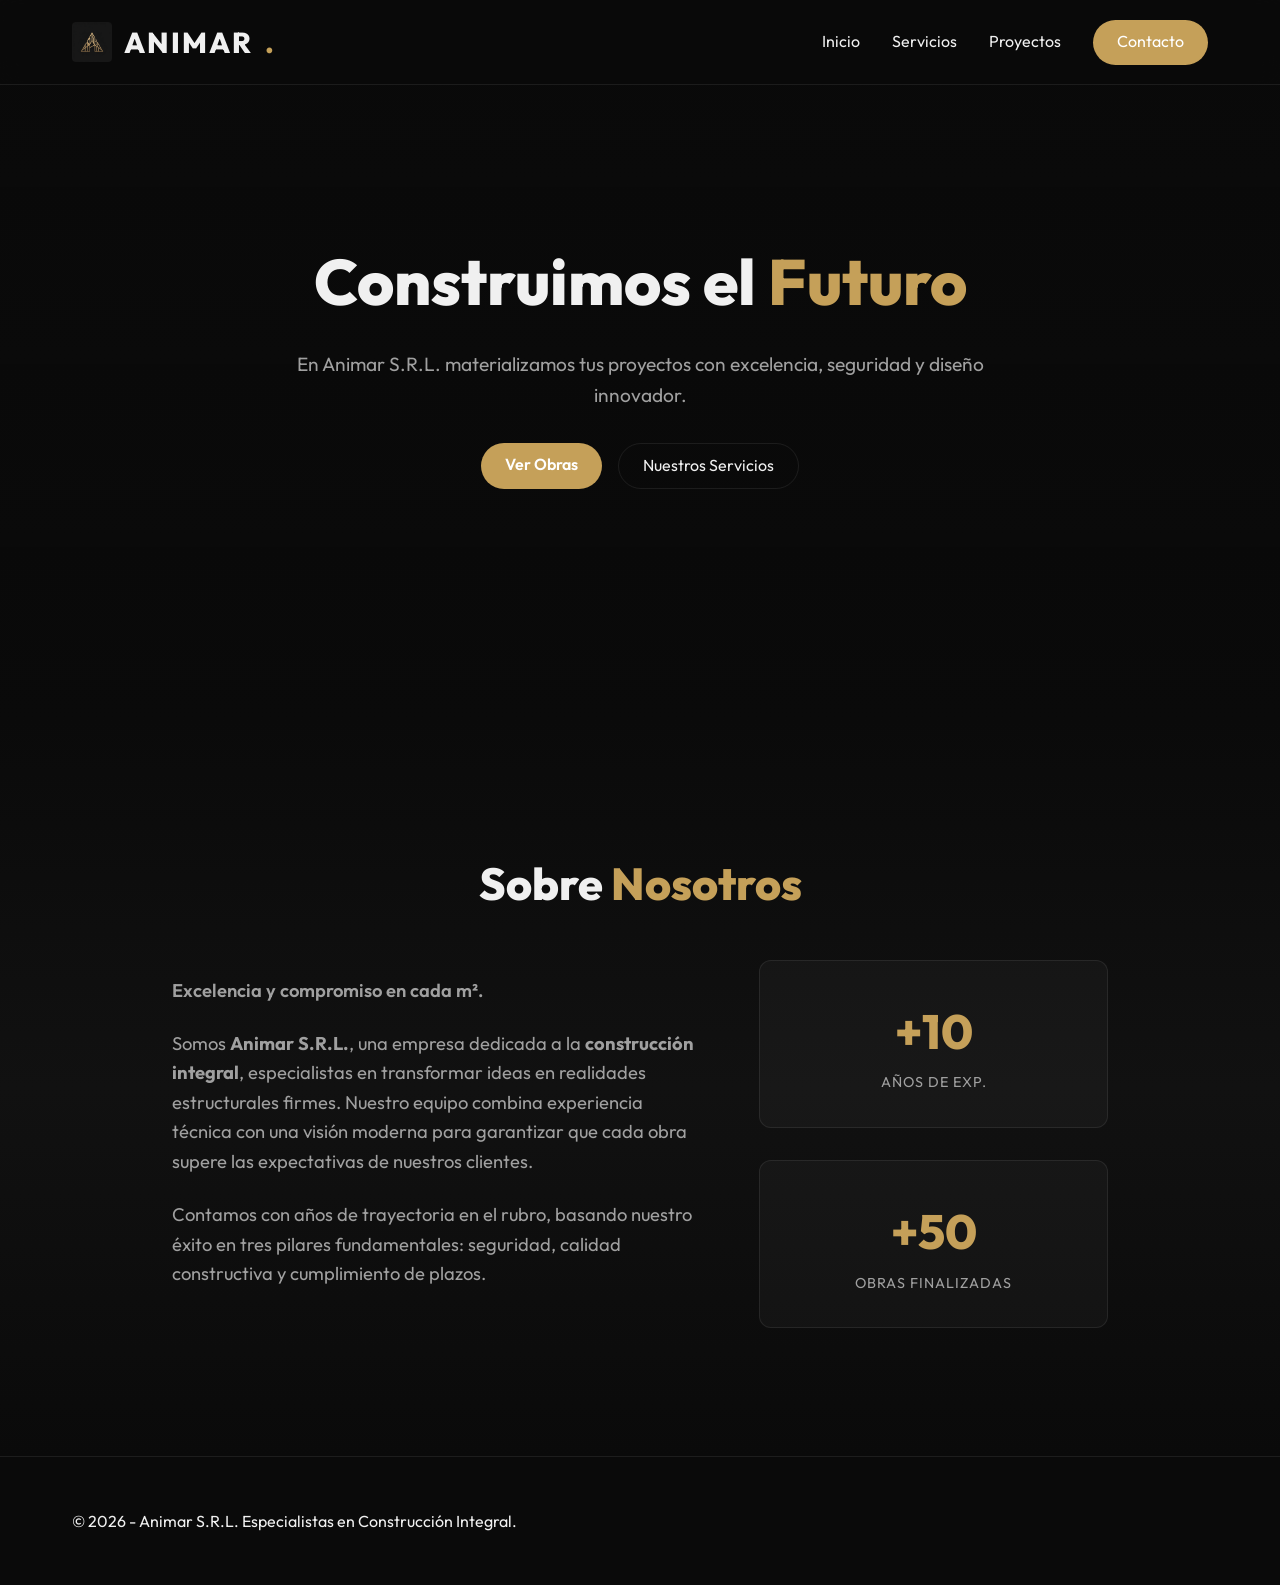
<file: index.html>
<!DOCTYPE html>
<html lang="es">
<head>
    <meta charset="utf-8" />
    <meta name="viewport" content="width=device-width, initial-scale=1.0" />
    <title>Animar - Inicio</title>
    <link rel="stylesheet" href="css/style.css" />
    <link href="https://fonts.googleapis.com/css2?family=Outfit:wght@300;400;600;800&display=swap" rel="stylesheet">
    <link rel="icon" type="image/png" href="img/animar_logo.png" />
</head>
<body>
    <header class="glass-header">
        <div class="header-container">
            <a class="logo" href="index.html"><img src="img/animar_logo.png" alt="Animar Logo" class="header-logo-img" /> ANIMAR<span class="dot">.</span></a>
            <nav>
                <div class="mobile-menu-toggle" id="mobile-menu-btn">
                    <span></span>
                    <span></span>
                    <span></span>
                </div>
                <ul class="nav-links" id="nav-menu">
                    <li><a href="index.html">Inicio</a></li>
                    <li><a href="servicios.html">Servicios</a></li>
                    <li><a href="proyectos.html">Proyectos</a></li>
                    <li><a href="contacto.html" class="btn-primary">Contacto</a></li>
                </ul>
            </nav>
            <div class="nav-overlay" id="nav-overlay"></div>
        </div>
    </header>

    <main role="main" class="main-content">
        <div class="hero-section animate-up">
            <div class="hero-overlay"></div>
            <div class="hero-content">
                <h1>Construimos el <span class="accent">Futuro</span></h1>
                <p>En Animar S.R.L. materializamos tus proyectos con excelencia, seguridad y diseño innovador.</p>
                <div class="hero-actions">
                    <a href="proyectos.html" class="btn-primary">Ver Obras</a>
                    <a href="servicios.html" class="btn-secondary">Nuestros Servicios</a>
                </div>
            </div>
        </div>

        <section class="about-section animate-up">
            <div class="container">
                <h2 class="section-title">Sobre <span class="accent">Nosotros</span></h2>
                <div class="about-grid">
                    <div class="about-text">
                        <p class="lead-text">Excelencia y compromiso en cada m².</p>
                        <p>Somos <strong>Animar S.R.L.</strong>, una empresa dedicada a la <strong>construcción integral</strong>, especialistas en transformar ideas en realidades estructurales firmes. Nuestro equipo combina experiencia técnica con una visión moderna para garantizar que cada obra supere las expectativas de nuestros clientes.</p>
                        <p>Contamos con años de trayectoria en el rubro, basando nuestro éxito en tres pilares fundamentales: seguridad, calidad constructiva y cumplimiento de plazos.</p>
                    </div>
                    <div class="about-stats">
                        <div class="stat-item">
                            <span class="stat-number">+10</span>
                            <span class="stat-label">Años de Exp.</span>
                        </div>
                        <div class="stat-item">
                            <span class="stat-number">+50</span>
                            <span class="stat-label">Obras Finalizadas</span>
                        </div>
                    </div>
                </div>
            </div>
        </section>
    </main>

    <footer class="glass-footer">
        <div class="footer-container">
            <p>&copy; <script>document.write(new Date().getFullYear())</script> - Animar S.R.L. Especialistas en Construcción Integral.</p>
            <!-- Panel Link Removed for Static Version -->
        </div>
    </footer>

    <script src="js/main.js"></script>
</body>
</html>
</file>
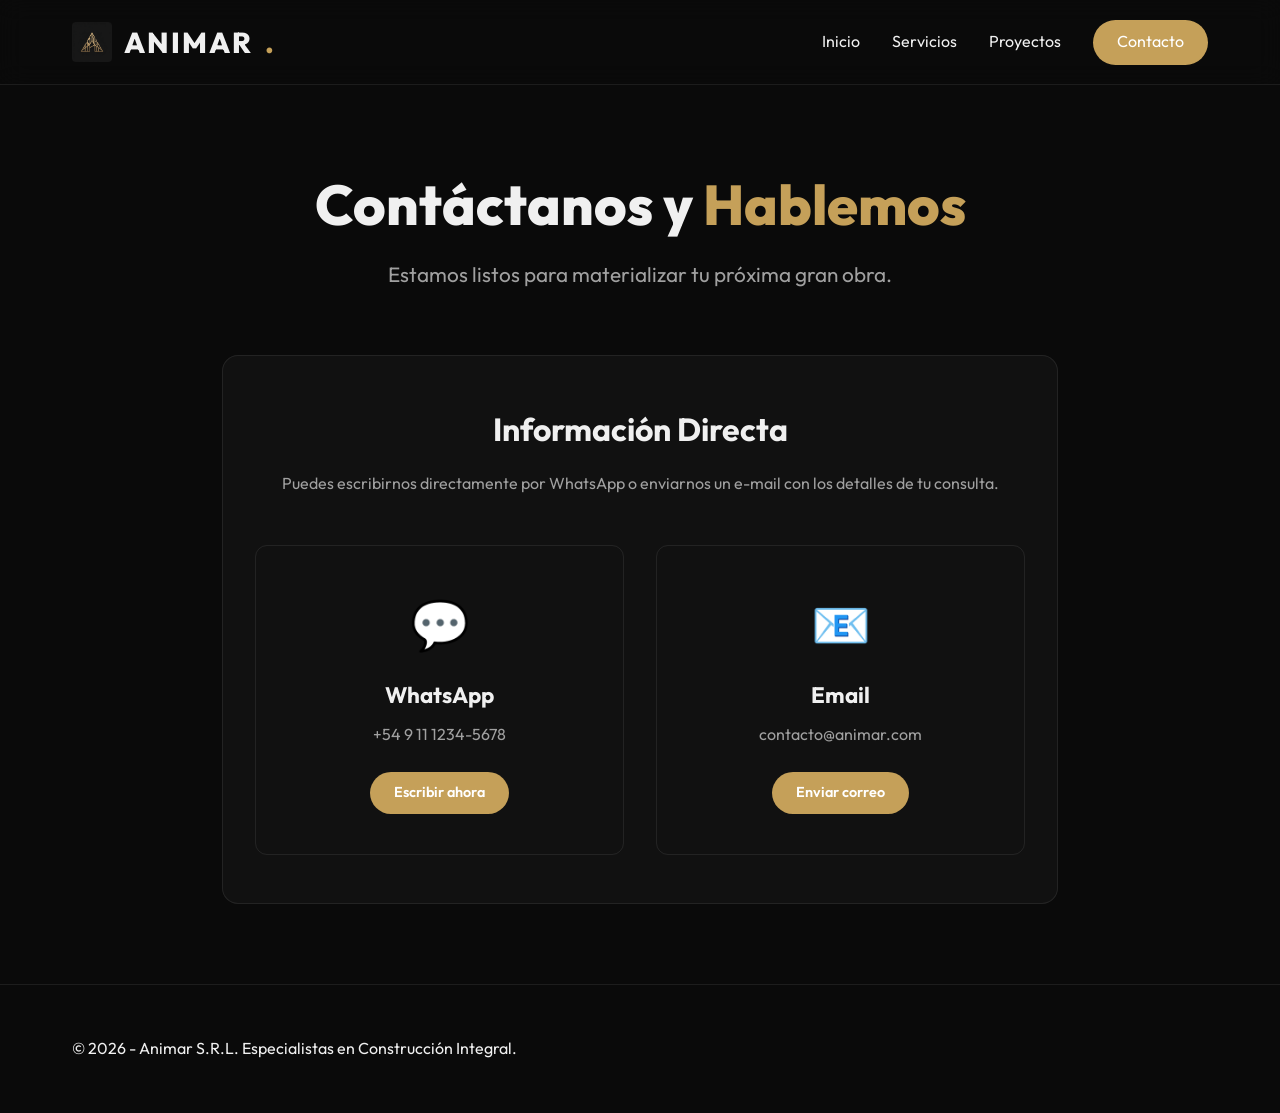
<file: contacto.html>
<!DOCTYPE html>
<html lang="es">
<head>
    <meta charset="utf-8" />
    <meta name="viewport" content="width=device-width, initial-scale=1.0" />
    <title>Animar - Contacto</title>
    <link rel="stylesheet" href="css/style.css" />
    <link href="https://fonts.googleapis.com/css2?family=Outfit:wght@300;400;600;800&display=swap" rel="stylesheet">
    <link rel="icon" type="image/png" href="img/animar_logo.png" />
</head>
<body>
    <header class="glass-header">
        <div class="header-container">
            <a class="logo" href="index.html"><img src="img/animar_logo.png" alt="Animar Logo" class="header-logo-img" /> ANIMAR<span class="dot">.</span></a>
            <nav>
                <div class="mobile-menu-toggle" id="mobile-menu-btn">
                    <span></span>
                    <span></span>
                    <span></span>
                </div>
                <ul class="nav-links" id="nav-menu">
                    <li><a href="index.html">Inicio</a></li>
                    <li><a href="servicios.html">Servicios</a></li>
                    <li><a href="proyectos.html">Proyectos</a></li>
                    <li><a href="contacto.html" class="btn-primary">Contacto</a></li>
                </ul>
            </nav>
            <div class="nav-overlay" id="nav-overlay"></div>
        </div>
    </header>

    <main role="main" class="main-content">
        <div class="page-header animate-up">
            <h1>Contáctanos y <span class="accent">Hablemos</span></h1>
            <p>Estamos listos para materializar tu próxima gran obra.</p>
        </div>

        <div class="contact-container animate-up">
            <div class="contact-info bg-card">
                <h2>Información Directa</h2>
                <p>Puedes escribirnos directamente por WhatsApp o enviarnos un e-mail con los detalles de tu consulta.</p>
                
                <div class="contact-methods">
                    <a href="https://wa.me/5491112345678?text=Hola%20Animar.%20Me%20gustar%C3%ADa%20hacer%20una%20consulta." target="_blank" class="method-card">
                        <span class="method-icon">💬</span>
                        <h3>WhatsApp</h3>
                        <p>+54 9 11 1234-5678</p>
                        <span class="btn-primary wpp-link">Escribir ahora</span>
                    </a>

                    <a href="mailto:contacto@animar.com" class="method-card">
                        <span class="method-icon">📧</span>
                        <h3>Email</h3>
                        <p>contacto@animar.com</p>
                        <span class="btn-primary mail-link">Enviar correo</span>
                    </a>
                </div>
            </div>
        </div>
    </main>

    <footer class="glass-footer">
        <div class="footer-container">
            <p>&copy; <script>document.write(new Date().getFullYear())</script> - Animar S.R.L. Especialistas en Construcción Integral.</p>
        </div>
    </footer>

    <script src="js/main.js"></script>
</body>
</html>
</file>
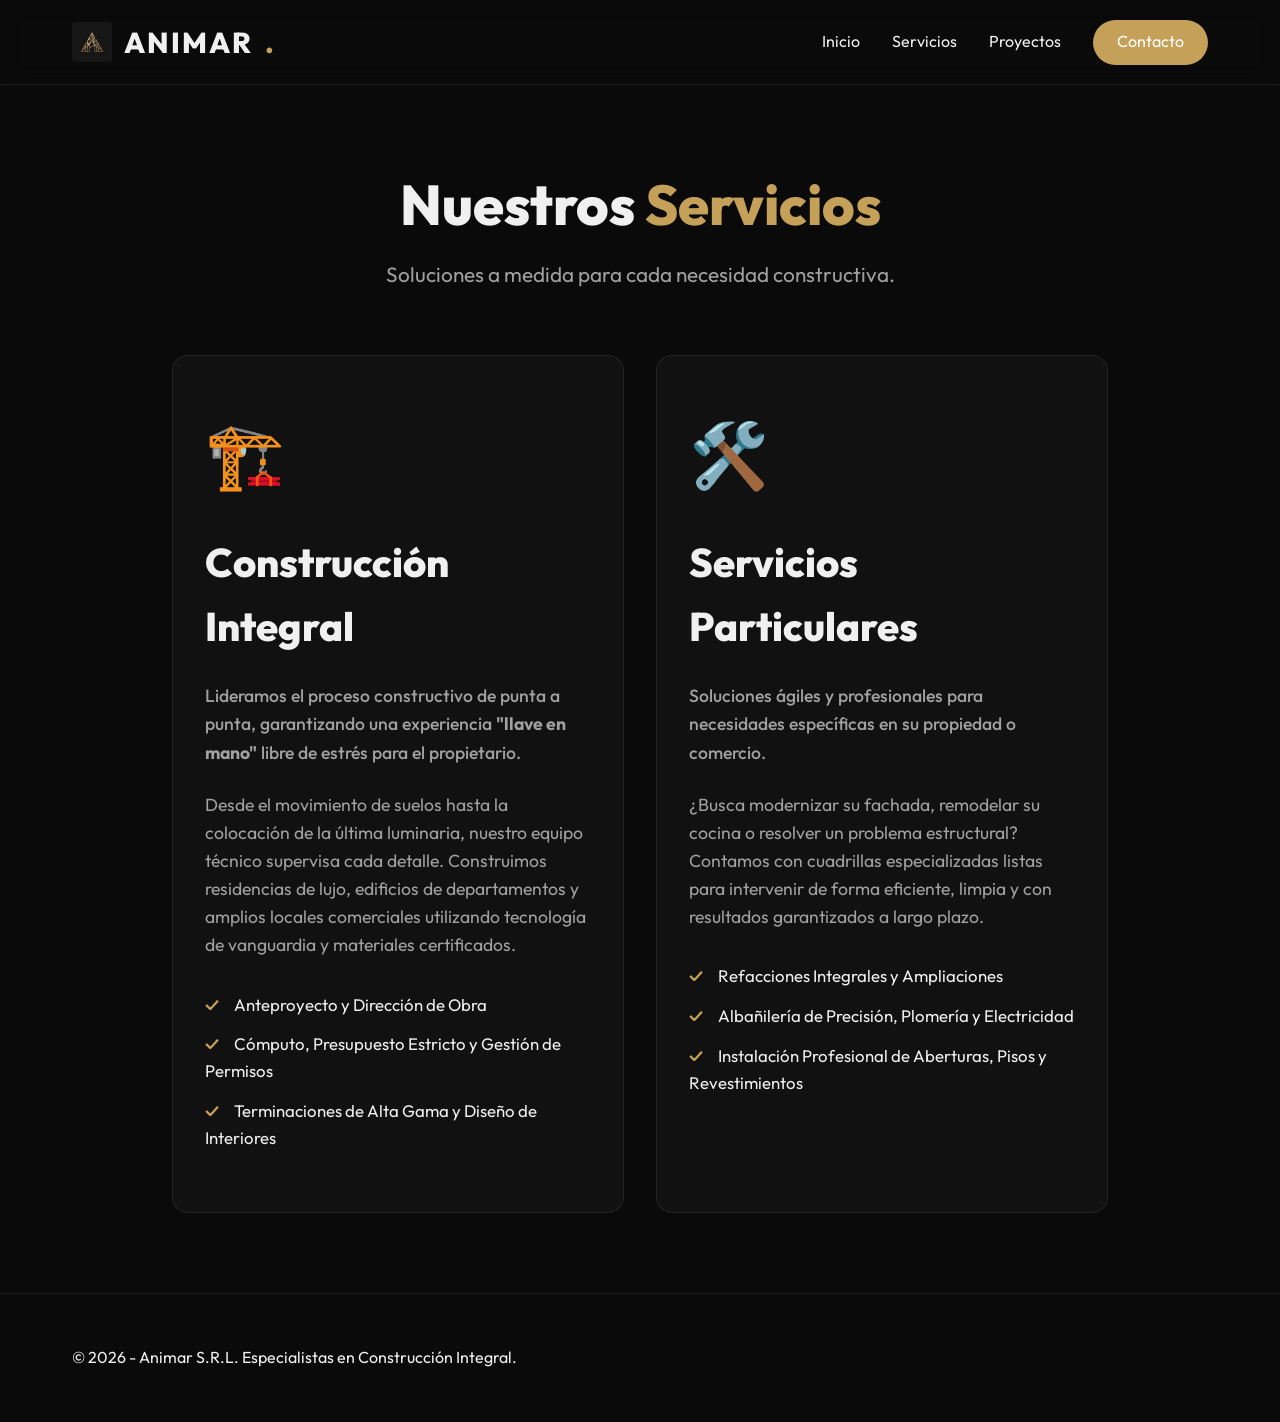
<file: servicios.html>
<!DOCTYPE html>
<html lang="es">
<head>
    <meta charset="utf-8" />
    <meta name="viewport" content="width=device-width, initial-scale=1.0" />
    <title>Animar - Servicios</title>
    <link rel="stylesheet" href="css/style.css" />
    <link href="https://fonts.googleapis.com/css2?family=Outfit:wght@300;400;600;800&display=swap" rel="stylesheet">
    <link rel="icon" type="image/png" href="img/animar_logo.png" />
</head>
<body>
    <header class="glass-header">
        <div class="header-container">
            <a class="logo" href="index.html"><img src="img/animar_logo.png" alt="Animar Logo" class="header-logo-img" /> ANIMAR<span class="dot">.</span></a>
            <nav>
                <div class="mobile-menu-toggle" id="mobile-menu-btn">
                    <span></span>
                    <span></span>
                    <span></span>
                </div>
                <ul class="nav-links" id="nav-menu">
                    <li><a href="index.html">Inicio</a></li>
                    <li><a href="servicios.html">Servicios</a></li>
                    <li><a href="proyectos.html">Proyectos</a></li>
                    <li><a href="contacto.html" class="btn-primary">Contacto</a></li>
                </ul>
            </nav>
            <div class="nav-overlay" id="nav-overlay"></div>
        </div>
    </header>

    <main role="main" class="main-content">
        <div class="page-header animate-up">
            <h1>Nuestros <span class="accent">Servicios</span></h1>
            <p>Soluciones a medida para cada necesidad constructiva.</p>
        </div>

        <div class="services-container animate-up">
            <div class="service-card highlight">
                <div class="service-icon">🏗️</div>
                <h2 class="large-title">Construcción Integral</h2>
                <p class="service-desc">Lideramos el proceso constructivo de punta a punta, garantizando una experiencia <strong>"llave en mano"</strong> libre de estrés para el propietario.</p>
                <p>Desde el movimiento de suelos hasta la colocación de la última luminaria, nuestro equipo técnico supervisa cada detalle. Construimos residencias de lujo, edificios de departamentos y amplios locales comerciales utilizando tecnología de vanguardia y materiales certificados.</p>
                <ul class="service-features">
                    <li>Anteproyecto y Dirección de Obra</li>
                    <li>Cómputo, Presupuesto Estricto y Gestión de Permisos</li>
                    <li>Terminaciones de Alta Gama y Diseño de Interiores</li>
                </ul>
            </div>

            <div class="service-card highlight">
                <div class="service-icon">🛠️</div>
                <h2 class="large-title">Servicios Particulares</h2>
                <p class="service-desc">Soluciones ágiles y profesionales para necesidades específicas en su propiedad o comercio.</p>
                <p>¿Busca modernizar su fachada, remodelar su cocina o resolver un problema estructural? Contamos con cuadrillas especializadas listas para intervenir de forma eficiente, limpia y con resultados garantizados a largo plazo.</p>
                <ul class="service-features">
                    <li>Refacciones Integrales y Ampliaciones</li>
                    <li>Albañilería de Precisión, Plomería y Electricidad</li>
                    <li>Instalación Profesional de Aberturas, Pisos y Revestimientos</li>
                </ul>
            </div>
        </div>
    </main>

    <footer class="glass-footer">
        <div class="footer-container">
            <p>&copy; <script>document.write(new Date().getFullYear())</script> - Animar S.R.L. Especialistas en Construcción Integral.</p>
        </div>
    </footer>

    <script src="js/main.js"></script>
</body>
</html>
</file>
<file: css/style.css>
:root {
    --bg-dark: #0a0a0a;
    --bg-card: rgba(255, 255, 255, 0.03);
    --border-color: rgba(255, 255, 255, 0.08);
    --primary-color: #c5a059; /* Dorado/Bronce Premium */
    --primary-hover: #ad8a49;
    --text-main: #f0f0f0;
    --text-muted: #a0a0a0;
    --glass-bg: rgba(10, 10, 10, 0.7);
}

* {
    box-sizing: border-box;
    margin: 0;
    padding: 0;
}

body {
    font-family: 'Outfit', sans-serif;
    background-color: var(--bg-dark);
    color: var(--text-main);
    line-height: 1.6;
    overflow-x: hidden;
}

/* Header & Glassmorphism */
.glass-header {
    position: fixed;
    top: 0;
    width: 100%;
    background: var(--glass-bg);
    backdrop-filter: blur(12px);
    -webkit-backdrop-filter: blur(12px);
    border-bottom: 1px solid var(--border-color);
    z-index: 1000;
    transition: all 0.3s ease;
}

.header-container, .footer-container {
    max-width: 1200px;
    margin: 0 auto;
    padding: 1.2rem 2rem;
    display: flex;
    justify-content: space-between;
    align-items: center;
}

.logo {
    font-size: 1.8rem;
    font-weight: 800;
    color: var(--text-main);
    text-decoration: none;
    letter-spacing: 2px;
    display: flex;
    align-items: center;
    gap: 12px;
}
.header-logo-img {
    height: 40px;
    width: auto;
    border-radius: 4px;
}
.logo .dot { color: var(--primary-color); }

.nav-links {
    list-style: none;
    display: flex;
    gap: 2rem;
    align-items: center;
}

.nav-links a {
    color: var(--text-main);
    text-decoration: none;
    font-weight: 400;
    transition: color 0.3s;
}

.nav-links a:hover {
    color: var(--primary-color);
}

/* Mobile Toggle */
.mobile-menu-toggle {
    display: none;
    flex-direction: column;
    gap: 6px;
    cursor: pointer;
    z-index: 2000; /* Increased to ensure it's above everything */
    padding: 10px;
    position: relative; 
}

.mobile-menu-toggle span {
    display: block;
    width: 25px;
    height: 2px;
    background-color: var(--text-main);
    transition: all 0.3s ease;
}

.mobile-menu-toggle.active span:nth-child(1) {
    transform: translateY(8px) rotate(45deg);
}

.mobile-menu-toggle.active span:nth-child(2) {
    opacity: 0;
}

.mobile-menu-toggle.active span:nth-child(3) {
    transform: translateY(-8px) rotate(-45deg);
}

/* Overlay */
.nav-overlay {
    position: fixed;
    top: 0;
    left: 0;
    width: 100%;
    height: 100%;
    background: rgba(0, 0, 0, 0.7);
    backdrop-filter: blur(5px);
    z-index: 998;
    opacity: 0;
    visibility: hidden;
    transition: all 0.3s ease;
}

.nav-overlay.active {
    opacity: 1;
    visibility: visible;
}

.btn-primary {
    background: var(--primary-color);
    color: #fff !important;
    padding: 0.6rem 1.5rem;
    border-radius: 50px;
    font-weight: 600;
    transition: transform 0.3s, background 0.3s;
    text-decoration: none;
    display: inline-block;
}

.btn-primary:hover {
    background: var(--primary-hover);
    transform: translateY(-2px);
}

.btn-secondary {
    border: 1px solid var(--border-color);
    color: var(--text-main);
    padding: 0.6rem 1.5rem;
    border-radius: 50px;
    text-decoration: none;
    transition: 0.3s;
    display: inline-block;
}

.btn-secondary:hover { 
    background: rgba(255,255,255,0.1); 
}

/* Main Content Padding */
.main-content {
    min-height: 100vh;
}

/* Footer */
.glass-footer {
    background: rgba(10, 10, 10, 0.95);
    border-top: 1px solid var(--border-color);
    margin-top: auto;
    padding: 2rem 0;
    text-align: center;
}

/* Animations */
@keyframes fadeInUp {
    from { opacity: 0; transform: translateY(30px); }
    to { opacity: 1; transform: translateY(0); }
}

.animate-up {
    animation: fadeInUp 0.8s ease forwards;
}

/* Shared Utilities */
.container { max-width: 1000px; margin: 0 auto; padding: 0 2rem; }
.accent { color: var(--primary-color); }
.page-header { text-align: center; padding: 10rem 2rem 4rem; }
.page-header h1 { font-size: 3.5rem; font-weight: 800; margin-bottom: 0.5rem; }
.page-header p { font-size: 1.3rem; color: var(--text-muted); }

.section-title {
    font-size: 2.8rem;
    font-weight: 800;
    margin-bottom: 2.5rem;
    text-align: center;
}

.lead-text {
    font-size: 1.4rem;
    color: var(--primary-color);
    margin-bottom: 1.5rem;
    font-weight: 600;
}

/* --- Index Page Styles --- */
.hero-section {
    position: relative;
    height: 80vh;
    display: flex;
    align-items: center;
    justify-content: center;
    background: url('https://images.unsplash.com/photo-1541888081696-27715b098dc0?q=80&w=1920&auto=format&fit=crop') center/cover no-repeat;
    text-align: center;
}
.hero-overlay {
    position: absolute;
    top: 0; left: 0; width: 100%; height: 100%;
    background: linear-gradient(180deg, rgba(10,10,10,0.6) 0%, rgba(10,10,10,1) 100%);
}
.hero-content {
    position: relative;
    z-index: 10;
    max-width: 800px;
    padding: 0 2rem;
}
.hero-content h1 {
    font-size: 4rem;
    font-weight: 800;
    margin-bottom: 1rem;
}
.hero-content p {
    font-size: 1.2rem;
    color: var(--text-muted);
    margin-bottom: 2rem;
}
.hero-actions { display: flex; gap: 1rem; justify-content: center; }
.about-section { padding: 8rem 0; background: linear-gradient(180deg, var(--bg-dark), #111 50%, var(--bg-dark)); }

.about-grid {
    display: grid;
    grid-template-columns: 1.5fr 1fr;
    gap: 4rem;
    align-items: center;
    text-align: left;
}

.about-text p {
    font-size: 1.15rem;
    color: var(--text-muted);
    margin-bottom: 1.5rem;
}

.about-stats {
    display: flex;
    flex-direction: column;
    gap: 2rem;
}

.stat-item {
    background: var(--bg-card);
    border: 1px solid var(--border-color);
    padding: 2rem;
    border-radius: 12px;
    text-align: center;
}

.stat-number {
    display: block;
    font-size: 3rem;
    font-weight: 800;
    color: var(--primary-color);
}

.stat-label {
    text-transform: uppercase;
    letter-spacing: 1px;
    font-size: 0.9rem;
    color: var(--text-muted);
}

/* --- Servicios Page Styles --- */
.services-container {
    max-width: 1000px;
    margin: 0 auto 5rem;
    display: grid;
    grid-template-columns: 1fr 1fr;
    gap: 2rem;
    padding: 0 2rem;
}
.service-card {
    background: var(--bg-card);
    border: 1px solid var(--border-color);
    padding: 3rem 2rem;
    border-radius: 16px;
    transition: transform 0.3s, border-color 0.3s;
}
.service-card:hover {
    transform: translateY(-5px);
    border-color: var(--primary-color);
    box-shadow: 0 10px 40px rgba(0,0,0,0.5);
}
.service-icon { font-size: 4rem; margin-bottom: 1.5rem; }
.service-card .large-title { 
    margin-bottom: 1.5rem; 
    font-size: 2.5rem; 
    font-weight: 800;
    color: var(--text-main);
}
.service-desc { 
    font-size: 1.25rem; 
    color: var(--primary-color); 
    margin-bottom: 1.5rem;
    font-weight: 500;
}
.service-card p { 
    font-size: 1.1rem;
    color: var(--text-muted); 
    margin-bottom: 1.5rem; 
}
.service-features {
    list-style: none;
    margin-top: 2rem;
}
.service-features li {
    margin-bottom: 0.8rem;
    font-size: 1.05rem;
}
.service-features li::before {
    content: "✓";
    color: var(--primary-color);
    font-weight: bold;
    margin-right: 15px;
}

@media (max-width: 900px) {
    .about-grid { grid-template-columns: 1fr; text-align: center; }
    .about-stats { flex-direction: row; justify-content: center; }
}

@media (max-width: 768px) {
    .nav-links {
        position: fixed;
        top: 0;
        right: -100%;
        width: 80%;
        max-width: 300px;
        height: 100vh;
        background: rgba(10, 10, 10, 0.98);
        flex-direction: column;
        justify-content: center;
        gap: 3rem;
        transition: all 0.4s cubic-bezier(0.175, 0.885, 0.32, 1.275);
        z-index: 999;
        box-shadow: -10px 0 30px rgba(0,0,0,0.5);
    }
    .nav-links.active {
        right: 0;
    }
    .mobile-menu-toggle {
        display: flex;
    }
    .services-container { grid-template-columns: 1fr; }
    .page-header h1 { font-size: 2.5rem; }
    .hero-content h1 { font-size: 2.8rem; }
    .section-title { font-size: 2.2rem; }
}

@media (max-width: 500px) {
    .about-stats { flex-direction: column; }
    .header-container { padding: 1rem 1.5rem; }
    .logo { font-size: 1.5rem; }
}

/* --- Proyectos Page Styles --- */
.projects-gallery {
    max-width: 1200px;
    margin: 0 auto 5rem;
    padding: 0 2rem;
    display: flex;
    flex-direction: column;
    gap: 5rem;
}
.project-item {
    border-bottom: 1px solid var(--border-color);
    padding-bottom: 4rem;
}
.project-item:last-child { border-bottom: none; }
.project-info {
    margin-bottom: 2rem;
}
.project-info h2 { font-size: 2rem; margin-bottom: 0.5rem; }
.project-info p { color: var(--text-muted); font-size: 1.1rem; margin-bottom: 1.5rem; max-width: 800px; }
.wpp-small { font-size: 0.9rem; padding: 0.5rem 1.2rem; display: inline-block; text-decoration: none;}

.project-carousel {
    position: relative;
    overflow: hidden;
    width: 100%;
    border-radius: 12px;
    background: #111;
}
.carousel-inner {
    display: flex;
    transition: transform 0.4s ease-in-out;
}
.carousel-inner img {
    min-width: 100%;
    height: 450px;
    object-fit: cover;
}
.carousel-btn {
    position: absolute;
    top: 50%;
    transform: translateY(-50%);
    background: rgba(0, 0, 0, 0.6);
    color: white;
    border: none;
    padding: 15px 20px;
    cursor: pointer;
    font-size: 1.5rem;
    z-index: 10;
    transition: background 0.3s;
    border-radius: 5px;
}
.carousel-btn.prev { left: 10px; }
.carousel-btn.next { right: 10px; }
.carousel-btn:hover { background: var(--primary-color); }
.no-projects { text-align: center; color: var(--text-muted); font-style: italic; }

/* --- Contacto Page Styles --- */
.contact-container {
    max-width: 900px;
    margin: 0 auto 5rem;
    padding: 0 2rem;
}
.contact-info {
    background: var(--bg-card);
    border: 1px solid var(--border-color);
    border-radius: 16px;
    padding: 3rem 2rem;
    text-align: center;
    backdrop-filter: blur(10px);
}
.contact-info h2 { font-size: 2rem; margin-bottom: 1rem; }
.contact-info > p { color: var(--text-muted); margin-bottom: 3rem; }

.contact-methods {
    display: grid;
    grid-template-columns: 1fr 1fr;
    gap: 2rem;
}

.method-card {
    padding: 2.5rem 1.5rem;
    border: 1px solid var(--border-color);
    border-radius: 12px;
    text-decoration: none;
    color: var(--text-main);
    transition: transform 0.3s, background 0.3s;
    display: flex;
    flex-direction: column;
    align-items: center;
}
.method-card:hover {
    transform: translateY(-5px);
    background: rgba(255,255,255,0.05);
    border-color: var(--primary-color);
}
.method-icon { font-size: 3rem; margin-bottom: 1rem; }
.method-card h3 { font-size: 1.4rem; margin-bottom: 0.5rem; }
.method-card p { color: var(--text-muted); margin-bottom: 1.5rem; }

.wpp-link, .mail-link { font-size: 0.9rem; margin-top: auto; }

@media (max-width: 600px) {
    .contact-methods { grid-template-columns: 1fr; }
}
</file>
